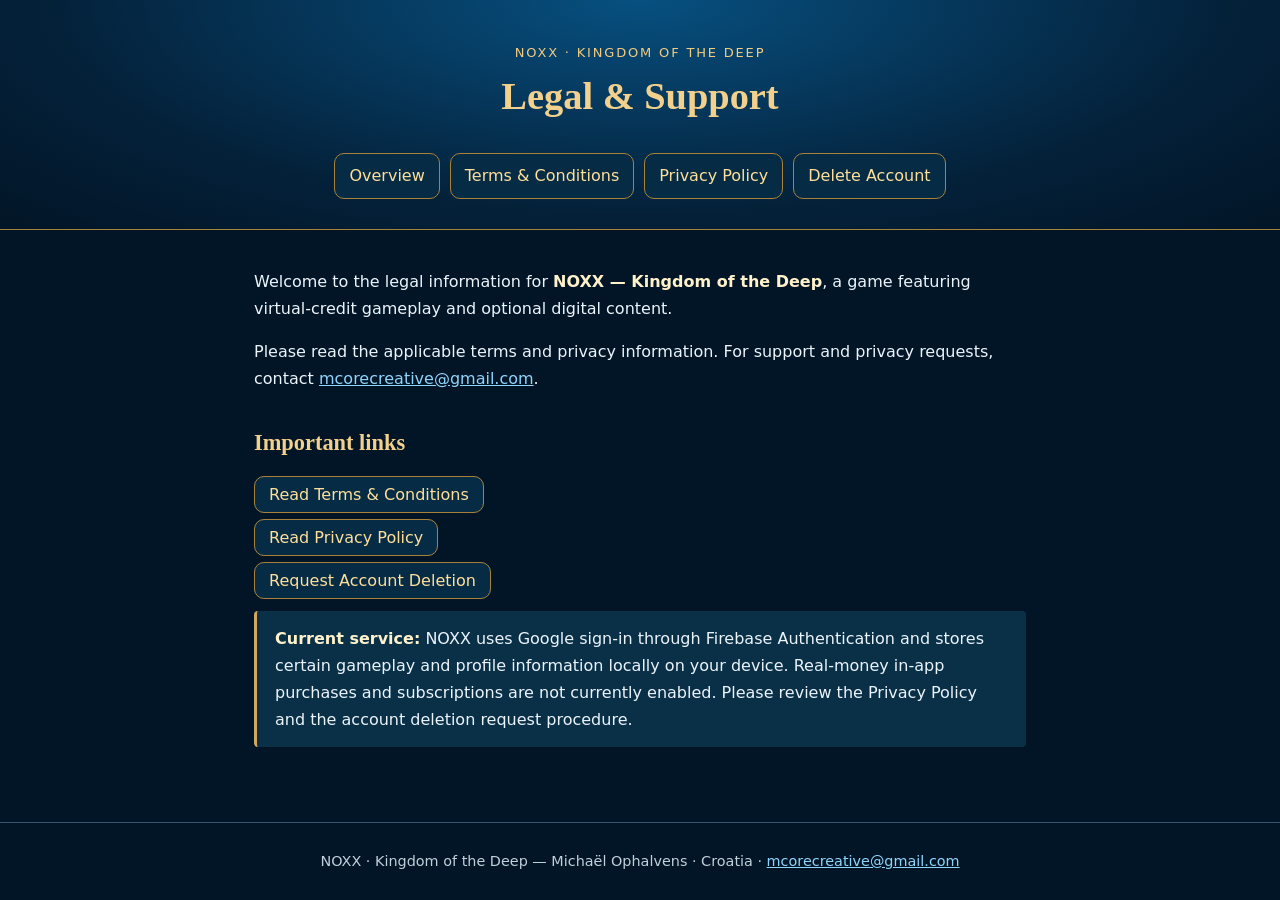
<file: index.html>
<!doctype html><html lang="en"><head><meta charset="UTF-8"><meta name="viewport" content="width=device-width,initial-scale=1"><title>Legal &amp; Support | NOXX</title><link rel="stylesheet" href="styles.css"></head><body><header><div class="brand">NOXX · KINGDOM OF THE DEEP</div><h1>Legal &amp; Support</h1><nav><a href="index.html">Overview</a><a href="terms.html">Terms &amp; Conditions</a><a href="privacy.html">Privacy Policy</a><a href="delete-account.html">Delete Account</a></nav></header><main><p>Welcome to the legal information for <strong>NOXX — Kingdom of the Deep</strong>, a game featuring virtual-credit gameplay and optional digital content.</p><p>Please read the applicable terms and privacy information. For support and privacy requests, contact <a href="mailto:mcorecreative@gmail.com">mcorecreative@gmail.com</a>.</p><h2>Important links</h2><p><a class="btn" href="terms.html">Read Terms &amp; Conditions</a></p><p><a class="btn" href="privacy.html">Read Privacy Policy</a></p><p><a class="btn" href="delete-account.html">Request Account Deletion</a></p><div class="note"><strong>Current service:</strong> NOXX uses Google sign-in through Firebase Authentication and stores certain gameplay and profile information locally on your device. Real-money in-app purchases and subscriptions are not currently enabled. Please review the Privacy Policy and the account deletion request procedure.</div></main><footer>NOXX · Kingdom of the Deep — Michaël Ophalvens · Croatia · <a href="mailto:mcorecreative@gmail.com">mcorecreative@gmail.com</a></footer></body></html>
</file>
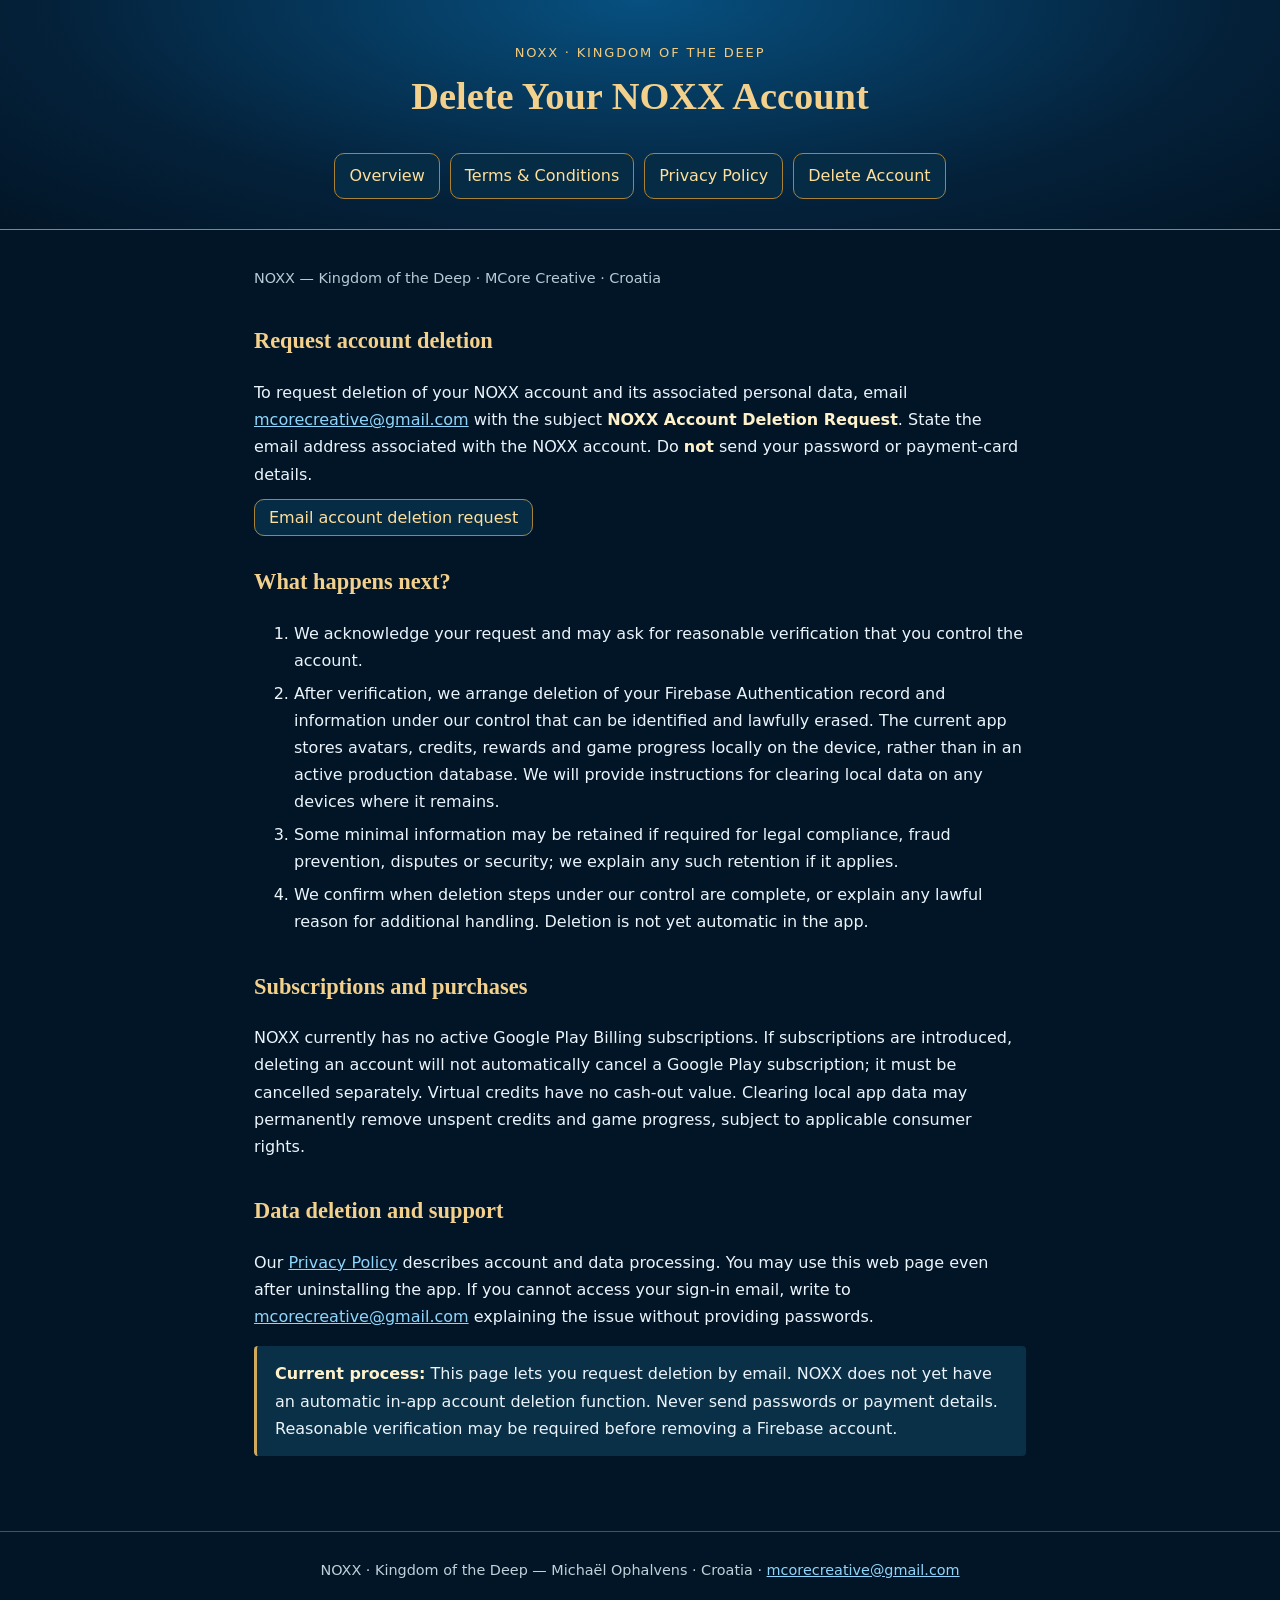
<file: delete-account.html>
<!doctype html><html lang="en"><head><meta charset="UTF-8"><meta name="viewport" content="width=device-width,initial-scale=1"><title>Delete Your NOXX Account | NOXX</title><link rel="stylesheet" href="styles.css"></head><body><header><div class="brand">NOXX · KINGDOM OF THE DEEP</div><h1>Delete Your NOXX Account</h1><nav><a href="index.html">Overview</a><a href="terms.html">Terms &amp; Conditions</a><a href="privacy.html">Privacy Policy</a><a href="delete-account.html">Delete Account</a></nav></header><main><p class="meta">NOXX — Kingdom of the Deep · MCore Creative · Croatia</p><h2>Request account deletion</h2><p>To request deletion of your NOXX account and its associated personal data, email <a href="mailto:mcorecreative@gmail.com?subject=NOXX%20Account%20Deletion%20Request">mcorecreative@gmail.com</a> with the subject <strong>NOXX Account Deletion Request</strong>. State the email address associated with the NOXX account. Do <strong>not</strong> send your password or payment-card details.</p><p><a class="btn" href="mailto:mcorecreative@gmail.com?subject=NOXX%20Account%20Deletion%20Request&amp;body=Hello%2C%20I%20request%20deletion%20of%20my%20NOXX%20account%20and%20associated%20personal%20data.%0AAccount%20email%3A%20">Email account deletion request</a></p><h2>What happens next?</h2><ol><li>We acknowledge your request and may ask for reasonable verification that you control the account.</li><li>After verification, we arrange deletion of your Firebase Authentication record and information under our control that can be identified and lawfully erased. The current app stores avatars, credits, rewards and game progress locally on the device, rather than in an active production database. We will provide instructions for clearing local data on any devices where it remains.</li><li>Some minimal information may be retained if required for legal compliance, fraud prevention, disputes or security; we explain any such retention if it applies.</li><li>We confirm when deletion steps under our control are complete, or explain any lawful reason for additional handling. Deletion is not yet automatic in the app.</li></ol><h2>Subscriptions and purchases</h2><p>NOXX currently has no active Google Play Billing subscriptions. If subscriptions are introduced, deleting an account will not automatically cancel a Google Play subscription; it must be cancelled separately. Virtual credits have no cash-out value. Clearing local app data may permanently remove unspent credits and game progress, subject to applicable consumer rights.</p><h2>Data deletion and support</h2><p>Our <a href="privacy.html">Privacy Policy</a> describes account and data processing. You may use this web page even after uninstalling the app. If you cannot access your sign-in email, write to <a href="mailto:mcorecreative@gmail.com">mcorecreative@gmail.com</a> explaining the issue without providing passwords.</p><div class="note"><strong>Current process:</strong> This page lets you request deletion by email. NOXX does not yet have an automatic in-app account deletion function. Never send passwords or payment details. Reasonable verification may be required before removing a Firebase account.</div></main><footer>NOXX · Kingdom of the Deep — Michaël Ophalvens · Croatia · <a href="mailto:mcorecreative@gmail.com">mcorecreative@gmail.com</a></footer></body></html>
</file>
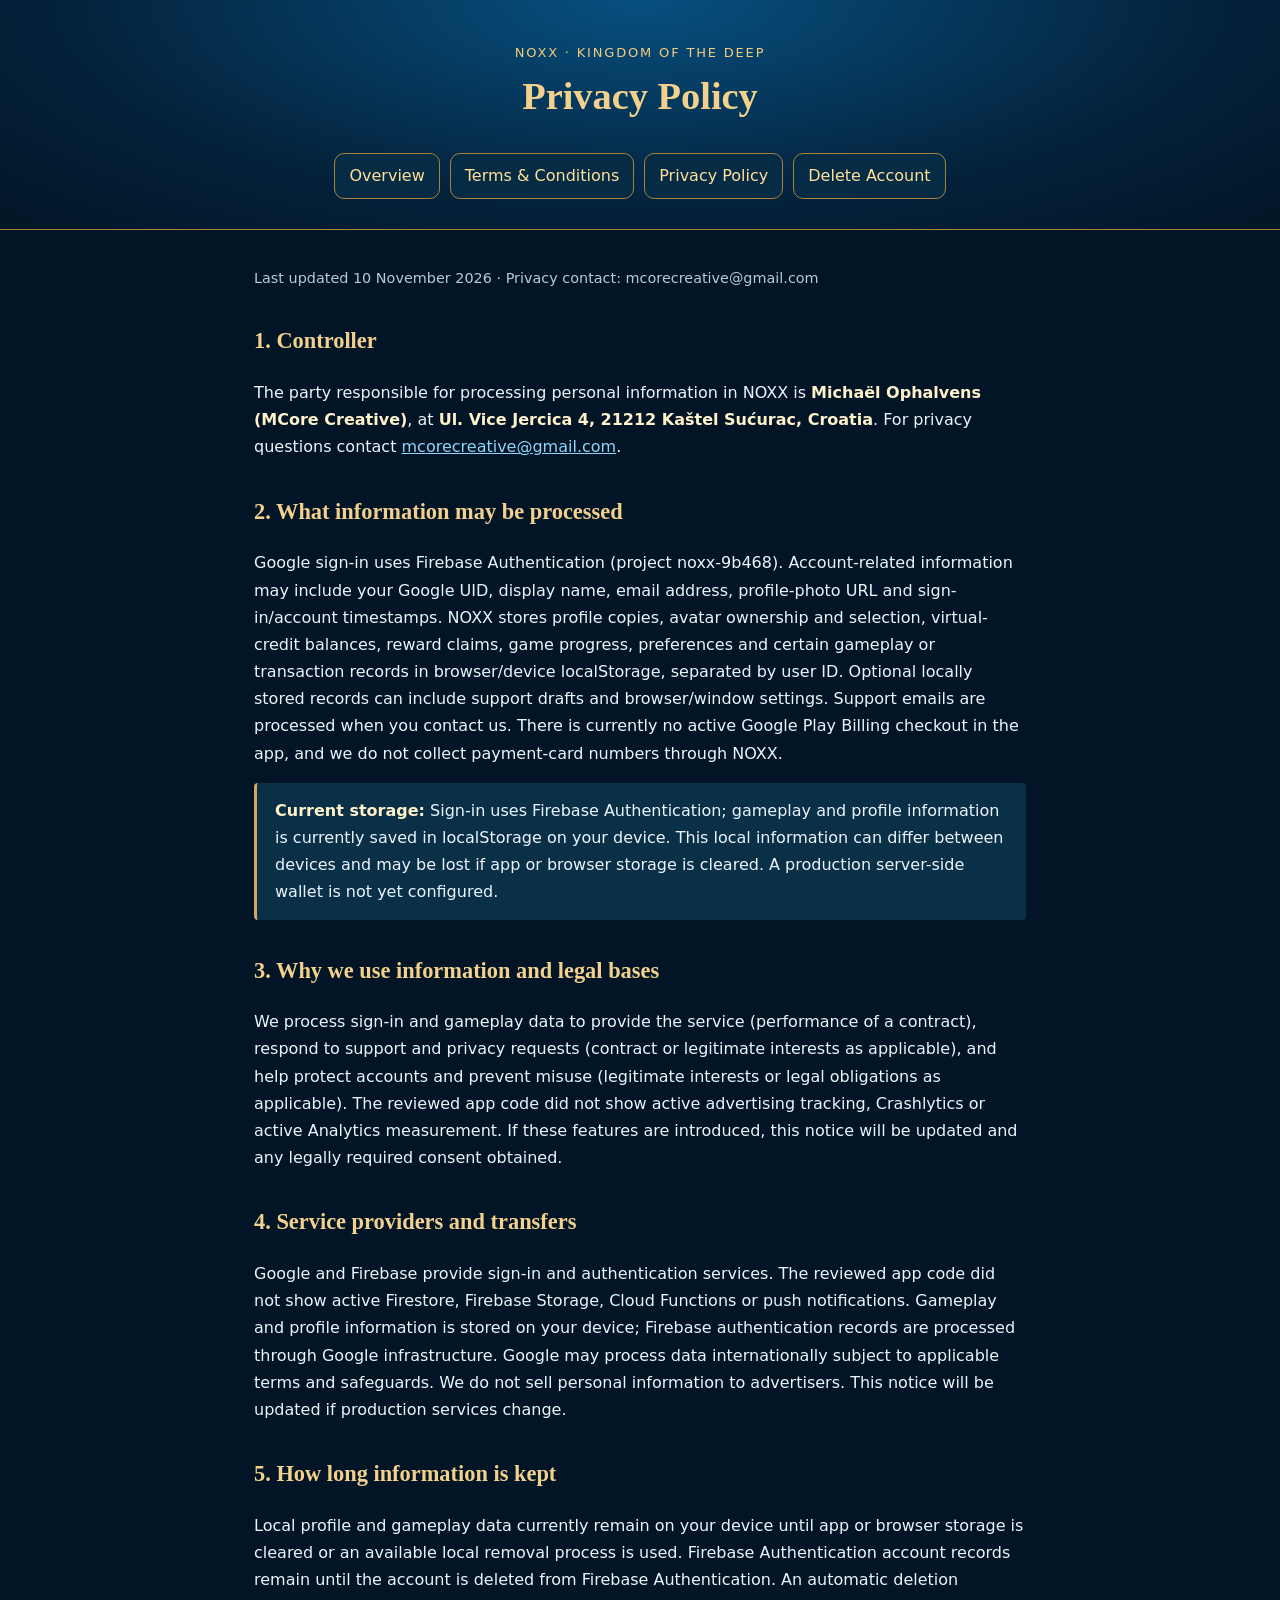
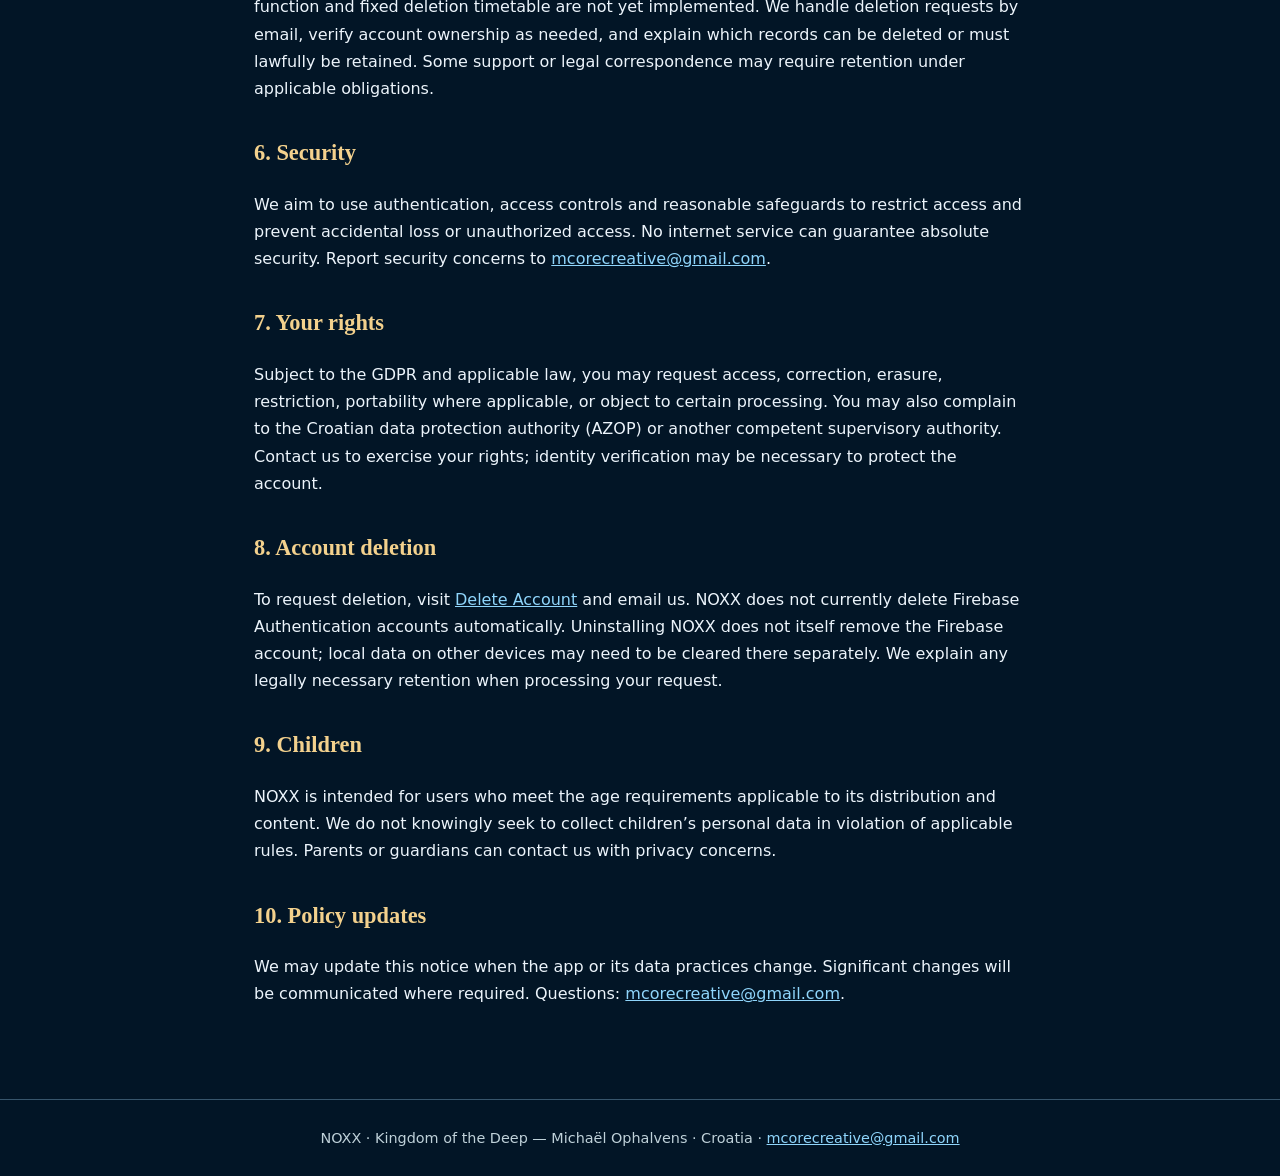
<file: privacy.html>
<!doctype html><html lang="en"><head><meta charset="UTF-8"><meta name="viewport" content="width=device-width,initial-scale=1"><title>Privacy Policy | NOXX</title><link rel="stylesheet" href="styles.css"></head><body><header><div class="brand">NOXX · KINGDOM OF THE DEEP</div><h1>Privacy Policy</h1><nav><a href="index.html">Overview</a><a href="terms.html">Terms &amp; Conditions</a><a href="privacy.html">Privacy Policy</a><a href="delete-account.html">Delete Account</a></nav></header><main><p class="meta">Last updated 10 November 2026 · Privacy contact: mcorecreative@gmail.com</p>
<h2>1. Controller</h2><p>The party responsible for processing personal information in NOXX is <strong>Michaël Ophalvens (MCore Creative)</strong>, at <strong>Ul. Vice Jercica 4, 21212 Kaštel Sućurac, Croatia</strong>. For privacy questions contact <a href="mailto:mcorecreative@gmail.com">mcorecreative@gmail.com</a>.</p>
<h2>2. What information may be processed</h2><p>Google sign-in uses Firebase Authentication (project noxx-9b468). Account-related information may include your Google UID, display name, email address, profile-photo URL and sign-in/account timestamps. NOXX stores profile copies, avatar ownership and selection, virtual-credit balances, reward claims, game progress, preferences and certain gameplay or transaction records in browser/device localStorage, separated by user ID. Optional locally stored records can include support drafts and browser/window settings. Support emails are processed when you contact us. There is currently no active Google Play Billing checkout in the app, and we do not collect payment-card numbers through NOXX.</p><div class="note"><strong>Current storage:</strong> Sign-in uses Firebase Authentication; gameplay and profile information is currently saved in localStorage on your device. This local information can differ between devices and may be lost if app or browser storage is cleared. A production server-side wallet is not yet configured.</div>
<h2>3. Why we use information and legal bases</h2><p>We process sign-in and gameplay data to provide the service (performance of a contract), respond to support and privacy requests (contract or legitimate interests as applicable), and help protect accounts and prevent misuse (legitimate interests or legal obligations as applicable). The reviewed app code did not show active advertising tracking, Crashlytics or active Analytics measurement. If these features are introduced, this notice will be updated and any legally required consent obtained.</p>
<h2>4. Service providers and transfers</h2><p>Google and Firebase provide sign-in and authentication services. The reviewed app code did not show active Firestore, Firebase Storage, Cloud Functions or push notifications. Gameplay and profile information is stored on your device; Firebase authentication records are processed through Google infrastructure. Google may process data internationally subject to applicable terms and safeguards. We do not sell personal information to advertisers. This notice will be updated if production services change.</p>
<h2>5. How long information is kept</h2><p>Local profile and gameplay data currently remain on your device until app or browser storage is cleared or an available local removal process is used. Firebase Authentication account records remain until the account is deleted from Firebase Authentication. An automatic deletion function and fixed deletion timetable are not yet implemented. We handle deletion requests by email, verify account ownership as needed, and explain which records can be deleted or must lawfully be retained. Some support or legal correspondence may require retention under applicable obligations.</p>
<h2>6. Security</h2><p>We aim to use authentication, access controls and reasonable safeguards to restrict access and prevent accidental loss or unauthorized access. No internet service can guarantee absolute security. Report security concerns to <a href="mailto:mcorecreative@gmail.com">mcorecreative@gmail.com</a>.</p>
<h2>7. Your rights</h2><p>Subject to the GDPR and applicable law, you may request access, correction, erasure, restriction, portability where applicable, or object to certain processing. You may also complain to the Croatian data protection authority (AZOP) or another competent supervisory authority. Contact us to exercise your rights; identity verification may be necessary to protect the account.</p>
<h2>8. Account deletion</h2><p>To request deletion, visit <a href="delete-account.html">Delete Account</a> and email us. NOXX does not currently delete Firebase Authentication accounts automatically. Uninstalling NOXX does not itself remove the Firebase account; local data on other devices may need to be cleared there separately. We explain any legally necessary retention when processing your request.</p>
<h2>9. Children</h2><p>NOXX is intended for users who meet the age requirements applicable to its distribution and content. We do not knowingly seek to collect children’s personal data in violation of applicable rules. Parents or guardians can contact us with privacy concerns.</p>
<h2>10. Policy updates</h2><p>We may update this notice when the app or its data practices change. Significant changes will be communicated where required. Questions: <a href="mailto:mcorecreative@gmail.com">mcorecreative@gmail.com</a>.</p></main><footer>NOXX · Kingdom of the Deep — Michaël Ophalvens · Croatia · <a href="mailto:mcorecreative@gmail.com">mcorecreative@gmail.com</a></footer></body></html>
</file>
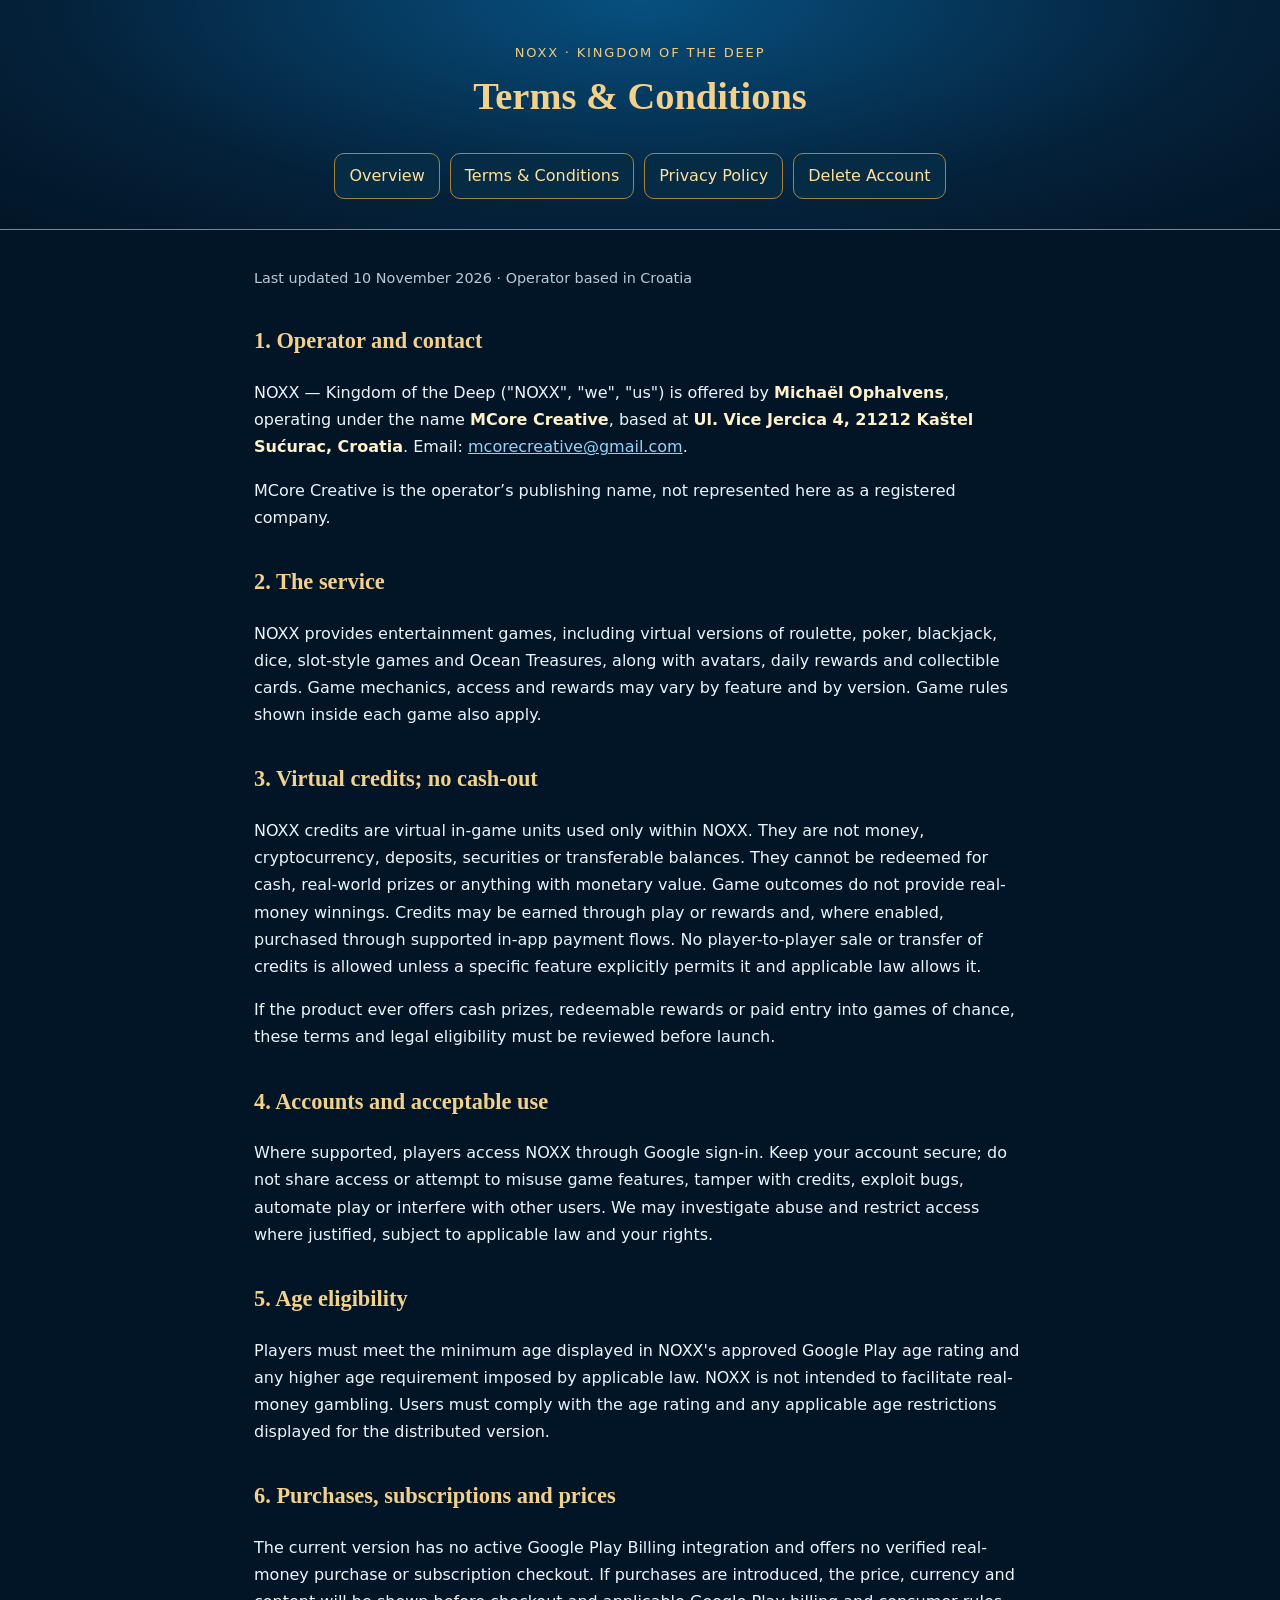
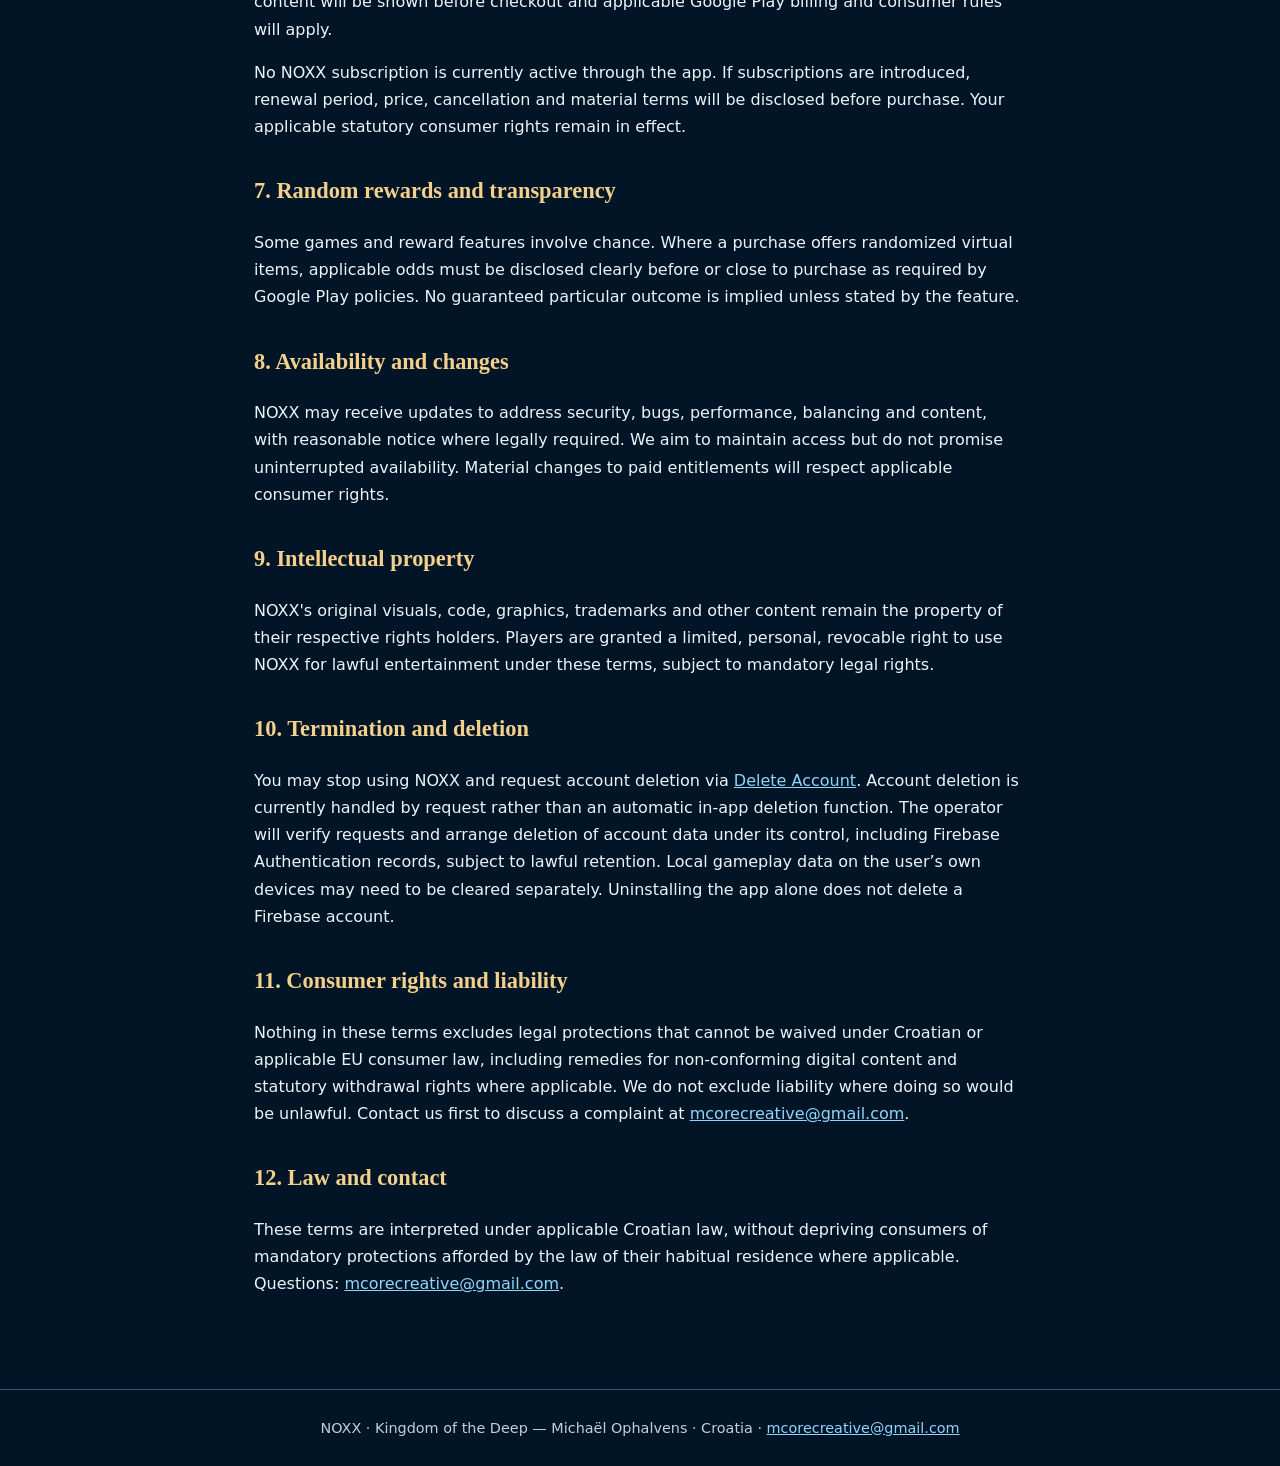
<file: terms.html>
<!doctype html><html lang="en"><head><meta charset="UTF-8"><meta name="viewport" content="width=device-width,initial-scale=1"><title>Terms &amp; Conditions | NOXX</title><link rel="stylesheet" href="styles.css"></head><body><header><div class="brand">NOXX · KINGDOM OF THE DEEP</div><h1>Terms &amp; Conditions</h1><nav><a href="index.html">Overview</a><a href="terms.html">Terms &amp; Conditions</a><a href="privacy.html">Privacy Policy</a><a href="delete-account.html">Delete Account</a></nav></header><main><p class="meta">Last updated 10 November 2026 · Operator based in Croatia</p>
<h2>1. Operator and contact</h2><p>NOXX — Kingdom of the Deep ("NOXX", "we", "us") is offered by <strong>Michaël Ophalvens</strong>, operating under the name <strong>MCore Creative</strong>, based at <strong>Ul. Vice Jercica 4, 21212 Kaštel Sućurac, Croatia</strong>. Email: <a href="mailto:mcorecreative@gmail.com">mcorecreative@gmail.com</a>.</p><p>MCore Creative is the operator’s publishing name, not represented here as a registered company.</p>
<h2>2. The service</h2><p>NOXX provides entertainment games, including virtual versions of roulette, poker, blackjack, dice, slot-style games and Ocean Treasures, along with avatars, daily rewards and collectible cards. Game mechanics, access and rewards may vary by feature and by version. Game rules shown inside each game also apply.</p>
<h2>3. Virtual credits; no cash-out</h2><p>NOXX credits are virtual in-game units used only within NOXX. They are not money, cryptocurrency, deposits, securities or transferable balances. They cannot be redeemed for cash, real-world prizes or anything with monetary value. Game outcomes do not provide real-money winnings. Credits may be earned through play or rewards and, where enabled, purchased through supported in-app payment flows. No player-to-player sale or transfer of credits is allowed unless a specific feature explicitly permits it and applicable law allows it.</p><p>If the product ever offers cash prizes, redeemable rewards or paid entry into games of chance, these terms and legal eligibility must be reviewed before launch.</p>
<h2>4. Accounts and acceptable use</h2><p>Where supported, players access NOXX through Google sign-in. Keep your account secure; do not share access or attempt to misuse game features, tamper with credits, exploit bugs, automate play or interfere with other users. We may investigate abuse and restrict access where justified, subject to applicable law and your rights.</p>
<h2>5. Age eligibility</h2><p>Players must meet the minimum age displayed in NOXX's approved Google Play age rating and any higher age requirement imposed by applicable law. NOXX is not intended to facilitate real-money gambling. Users must comply with the age rating and any applicable age restrictions displayed for the distributed version.</p>
<h2>6. Purchases, subscriptions and prices</h2><p>The current version has no active Google Play Billing integration and offers no verified real-money purchase or subscription checkout. If purchases are introduced, the price, currency and content will be shown before checkout and applicable Google Play billing and consumer rules will apply.</p><p>No NOXX subscription is currently active through the app. If subscriptions are introduced, renewal period, price, cancellation and material terms will be disclosed before purchase. Your applicable statutory consumer rights remain in effect.</p>
<h2>7. Random rewards and transparency</h2><p>Some games and reward features involve chance. Where a purchase offers randomized virtual items, applicable odds must be disclosed clearly before or close to purchase as required by Google Play policies. No guaranteed particular outcome is implied unless stated by the feature.</p>
<h2>8. Availability and changes</h2><p>NOXX may receive updates to address security, bugs, performance, balancing and content, with reasonable notice where legally required. We aim to maintain access but do not promise uninterrupted availability. Material changes to paid entitlements will respect applicable consumer rights.</p>
<h2>9. Intellectual property</h2><p>NOXX's original visuals, code, graphics, trademarks and other content remain the property of their respective rights holders. Players are granted a limited, personal, revocable right to use NOXX for lawful entertainment under these terms, subject to mandatory legal rights.</p>
<h2>10. Termination and deletion</h2><p>You may stop using NOXX and request account deletion via <a href="delete-account.html">Delete Account</a>. Account deletion is currently handled by request rather than an automatic in-app deletion function. The operator will verify requests and arrange deletion of account data under its control, including Firebase Authentication records, subject to lawful retention. Local gameplay data on the user’s own devices may need to be cleared separately. Uninstalling the app alone does not delete a Firebase account.</p>
<h2>11. Consumer rights and liability</h2><p>Nothing in these terms excludes legal protections that cannot be waived under Croatian or applicable EU consumer law, including remedies for non-conforming digital content and statutory withdrawal rights where applicable. We do not exclude liability where doing so would be unlawful. Contact us first to discuss a complaint at <a href="mailto:mcorecreative@gmail.com">mcorecreative@gmail.com</a>.</p>
<h2>12. Law and contact</h2><p>These terms are interpreted under applicable Croatian law, without depriving consumers of mandatory protections afforded by the law of their habitual residence where applicable. Questions: <a href="mailto:mcorecreative@gmail.com">mcorecreative@gmail.com</a>.</p></main><footer>NOXX · Kingdom of the Deep — Michaël Ophalvens · Croatia · <a href="mailto:mcorecreative@gmail.com">mcorecreative@gmail.com</a></footer></body></html>
</file>
<file: styles.css>
*{box-sizing:border-box}body{margin:0;background:#021526;color:#ecf4fb;font:16px/1.7 system-ui,-apple-system,Segoe UI,Arial,sans-serif}header{padding:42px 20px 30px;text-align:center;background:radial-gradient(ellipse at top,#075080,#04213a 65%,#021526);border-bottom:1px solid #a98238}h1,h2{font-family:Georgia,serif;color:#f3d18d}h1{font-size:2.4rem;margin:0}h2{margin-top:2rem;font-size:1.4rem}main{max-width:820px;margin:auto;padding:22px 24px 75px}.brand{color:#f4cb7d;letter-spacing:.14em;font-size:13px}nav{display:flex;flex-wrap:wrap;justify-content:center;gap:10px;margin-top:24px}nav a,.btn{color:#ffdf9a;text-decoration:none;border:1px solid #a98238;padding:8px 14px;border-radius:10px;background:#062c45}a{color:#8fd5fb}a:hover{text-decoration:underline}.note{padding:14px 18px;border-left:3px solid #d0a95d;background:#0a3048;border-radius:4px}.meta{color:#b5cbd7;font-size:.9rem}li{margin:.35rem 0}footer{text-align:center;border-top:1px solid #37556c;padding:26px;color:#bfd1d9;font-size:.9rem}code{color:#f1d08e}strong{color:#fff2cb}@media(max-width:500px){h1{font-size:1.9rem}main{padding:20px 17px 65px}}
</file>
